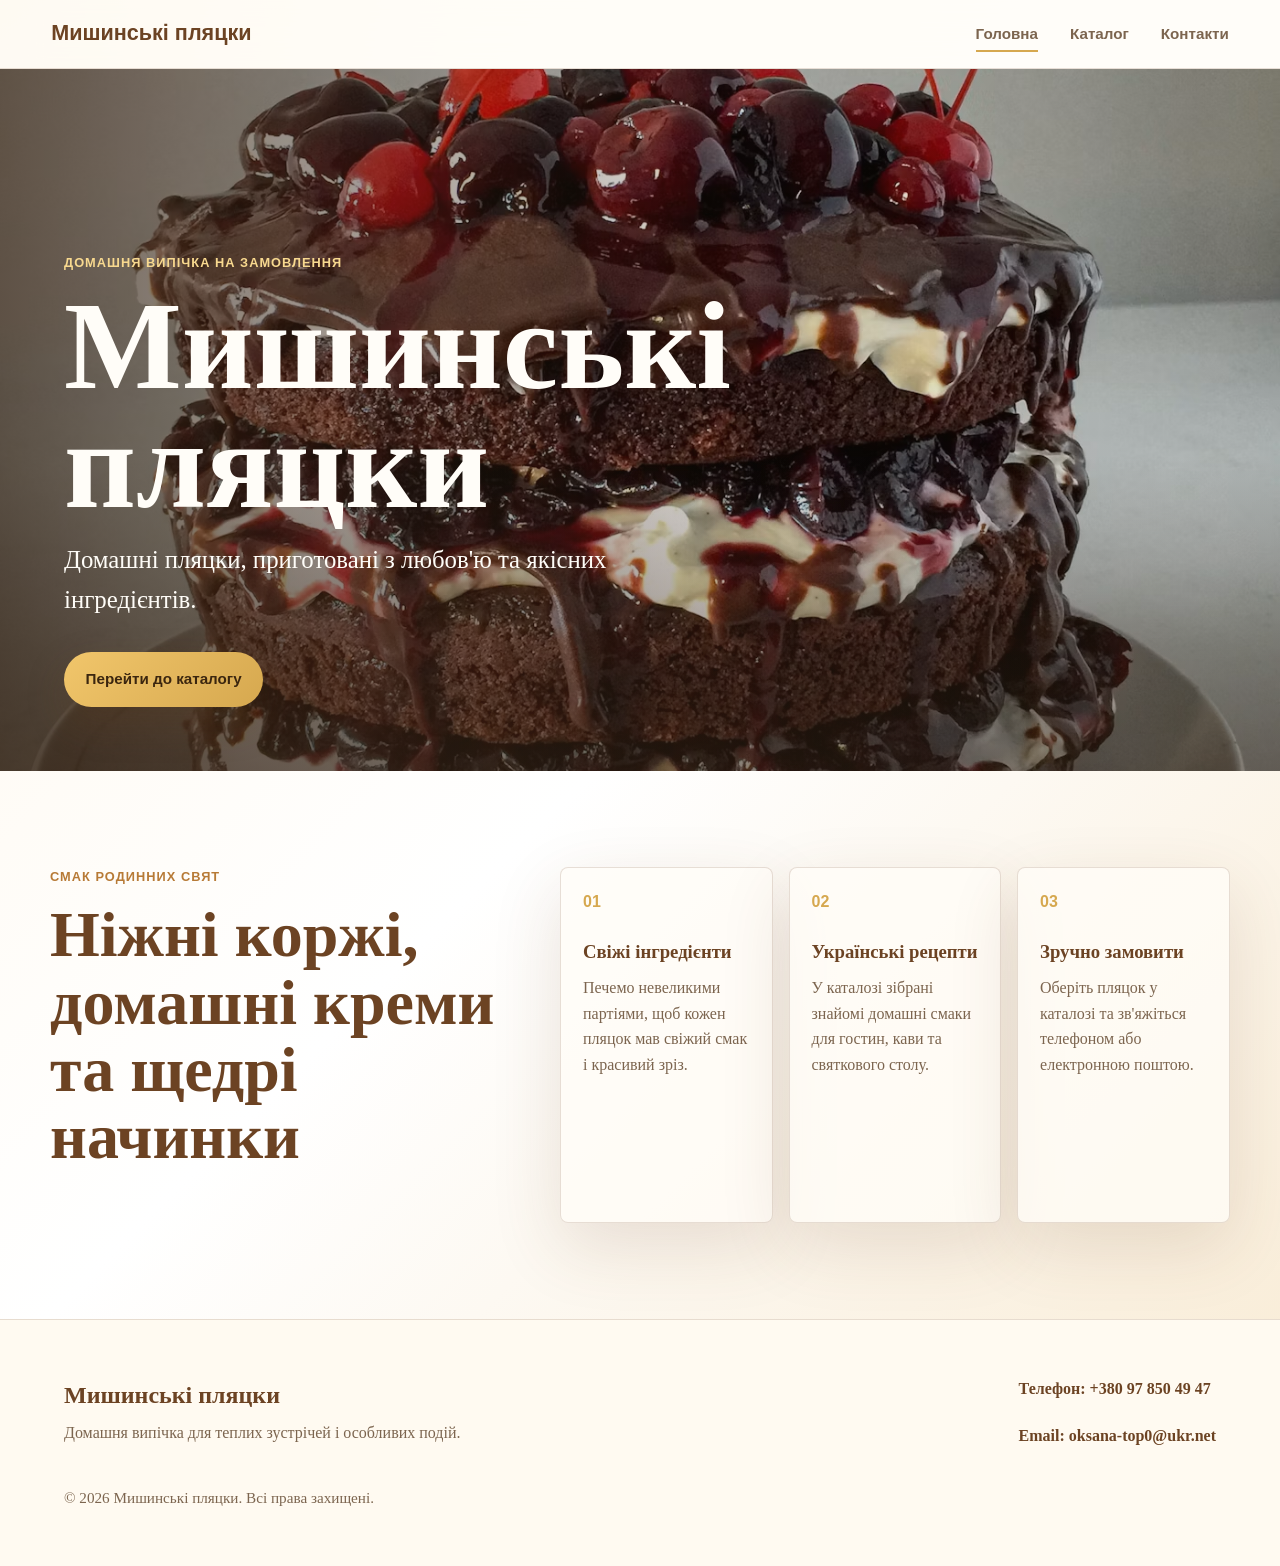
<file: index.html>
<!DOCTYPE html>
<html lang="uk"><head>
<meta http-equiv="content-type" content="text/html; charset=UTF-8">
    <meta charset="UTF-8">
    <meta name="viewport" content="width=device-width, initial-scale=1.0">
    <meta name="description" content="Мишинські пляцки - домашні пляцки, приготовані з любов'ю та якісних інгредієнтів. Замовляйте свіжу випічку для родини й свят.">
    <meta name="theme-color" content="#f7ead6">
    <meta property="og:title" content="Мишинські пляцки">
    <meta property="og:description" content="Домашні пляцки, приготовані з любов'ю та якісних інгредієнтів.">
    <meta property="og:type" content="website">
    <meta property="og:image" content="https://images.unsplash.com/photo-1606890737304-57a1ca8a5b62?auto=format&amp;fit=crop&amp;w=1200&amp;q=80">
    <title>Мишинські пляцки | Домашня випічка</title>
    <link rel="preconnect" href="https://fonts.googleapis.com/">
    <link rel="preconnect" href="https://fonts.gstatic.com/" crossorigin="">
    <link rel="stylesheet" href="styles.css">
  </head>
  <body>
    <header class="site-header">
      <a aria-label="Мишинські пляцки - головна" class="logo" href="index.html">
        Мишинські пляцки
      </a>
      <nav class="main-nav" aria-label="Головна навігація">
        <a aria-current="page" href="index.html">Головна</a>
        <a href="catalog.html">Каталог</a>
        <a href="#contacts">Контакти</a>
      </nav>
    </header>

    <main>
      <section class="hero" aria-labelledby="hero-title">
        <div class="hero__media" aria-hidden="true">
          <img src="imagestort.jpg.avif" alt="">
        </div>
        <div class="hero__content">
          <p class="eyebrow">Домашня випічка на замовлення</p>
          <h1 id="hero-title">Мишинські пляцки</h1>
          <p class="hero__text">
            Домашні пляцки, приготовані з любов'ю та якісних інгредієнтів.
          </p>
         <a class="button button--primary" href="catalog.html">Перейти до каталогу</a>
        </div>
      </section>

      <section class="intro-section" aria-label="Про випічку">
        <div class="intro-copy">
          <p class="eyebrow">Смак родинних свят</p>
          <h2>Ніжні коржі, домашні креми та щедрі начинки</h2>
        </div>
        <div class="intro-grid">
          <article>
            <span>01</span>
            <h3>Свіжі інгредієнти</h3>
            <p>Печемо невеликими партіями, щоб кожен пляцок мав свіжий смак і красивий зріз.</p>
          </article>
          <article>
            <span>02</span>
            <h3>Українські рецепти</h3>
            <p>У каталозі зібрані знайомі домашні смаки для гостин, кави та святкового столу.</p>
          </article>
          <article>
            <span>03</span>
            <h3>Зручно замовити</h3>
            <p>Оберіть пляцок у каталозі та зв'яжіться телефоном або електронною поштою.</p>
          </article>
        </div>
      </section>
    </main>

    <footer class="site-footer" id="contacts">
      <div>
        <h2>Мишинські пляцки</h2>
        <p>Домашня випічка для теплих зустрічей і особливих подій.</p>
      </div>
      <address>
        <a href="tel:+380978504947">Телефон: +380 97 850 49 47</a>
        <a href="mailto:oksana-top0@ukr.net">Email: oksana-top0@ukr.net</a>
      </address>
      <p class="copyright">© 2026 Мишинські пляцки. Всі права захищені.</p>
    </footer>
  

</body></html>
</file>
<file: styles.css>
:root {
  --cream: #fff7ea;
  --cream-deep: #f6e6cb;
  --white: #fffdf8;
  --caramel: #b77a36;
  --gold: #d6a84f;
  --brown: #6c4323;
  --ink: #342315;
  --muted: #7c654f;
  --line: rgba(108, 67, 35, 0.16);
  --shadow: 0 24px 70px rgba(108, 67, 35, 0.14);
}

* {
  box-sizing: border-box;
}

html {
  scroll-behavior: smooth;
}

body {
  margin: 0;
  background:
    radial-gradient(circle at top left, rgba(214, 168, 79, 0.19), transparent 28rem),
    linear-gradient(135deg, var(--cream), #ffffff 48%, #f8ead2);
  color: var(--ink);
  font-family: "Literata", Georgia, serif;
  line-height: 1.6;
}

img {
  display: block;
  max-width: 100%;
}

a {
  color: inherit;
  text-decoration: none;
}

.site-header {
  position: sticky;
  top: 0;
  z-index: 10;
  display: flex;
  align-items: center;
  justify-content: space-between;
  gap: 1rem;
  padding: 1rem clamp(1rem, 4vw, 4rem);
  border-bottom: 1px solid var(--line);
  background: rgba(255, 253, 248, 0.86);
  backdrop-filter: blur(18px);
}

.logo,
.button,
.main-nav {
  font-family: "Comfortaa", sans-serif;
}

.logo {
  color: var(--brown);
  font-size: clamp(1rem, 2vw, 1.35rem);
  font-weight: 700;
}

.main-nav {
  display: flex;
  align-items: center;
  gap: clamp(0.75rem, 3vw, 2rem);
  color: var(--muted);
  font-size: 0.95rem;
  font-weight: 700;
}

.main-nav a {
  position: relative;
  padding: 0.35rem 0;
}

.main-nav a::after {
  position: absolute;
  right: 0;
  bottom: 0;
  left: 0;
  height: 2px;
  background: var(--gold);
  content: "";
  transform: scaleX(0);
  transform-origin: left;
  transition: transform 180ms ease;
}

.main-nav a:hover::after,
.main-nav a[aria-current="page"]::after {
  transform: scaleX(1);
}

.hero {
  position: relative;
  min-height: 78vh;
  display: grid;
  align-items: end;
  padding: clamp(5rem, 10vw, 8rem) clamp(1rem, 5vw, 5rem) clamp(2rem, 6vw, 4rem);
  overflow: hidden;
}

.hero__media {
  position: absolute;
  inset: 0;
}

.hero__media::after {
  position: absolute;
  inset: 0;
  background:
    linear-gradient(90deg, rgba(52, 35, 21, 0.72), rgba(52, 35, 21, 0.16) 58%),
    linear-gradient(0deg, rgba(52, 35, 21, 0.5), transparent 45%);
  content: "";
}

.hero__media img {
  width: 100%;
  height: 100%;
  object-fit: cover;
}

.hero__content {
  position: relative;
  width: min(720px, 100%);
  color: var(--white);
  animation: rise-in 700ms ease both;
}

.eyebrow {
  margin: 0 0 0.9rem;
  color: var(--caramel);
  font-family: "Comfortaa", sans-serif;
  font-size: 0.8rem;
  font-weight: 700;
  letter-spacing: 0.08em;
  text-transform: uppercase;
}

.hero .eyebrow {
  color: #f8d98f;
}

h1,
h2,
h3,
p {
  margin-top: 0;
}

h1 {
  margin-bottom: 1rem;
  font-size: clamp(3.2rem, 11vw, 7.8rem);
  line-height: 0.95;
}

.hero__text {
  max-width: 620px;
  margin-bottom: 2rem;
  font-size: clamp(1.15rem, 2vw, 1.55rem);
}

.button {
  display: inline-flex;
  align-items: center;
  justify-content: center;
  min-height: 3.35rem;
  padding: 0.95rem 1.35rem;
  border: 0;
  border-radius: 999px;
  cursor: pointer;
  font-size: 0.95rem;
  font-weight: 700;
  transition:
    transform 180ms ease,
    box-shadow 180ms ease,
    background 180ms ease;
}

.button--primary {
  background: linear-gradient(135deg, #f1c66b, var(--gold));
  box-shadow: 0 16px 38px rgba(91, 55, 18, 0.25);
  color: #3b260f;
}

.button:hover,
.product-card:hover .button {
  transform: translateY(-3px);
  box-shadow: 0 18px 42px rgba(91, 55, 18, 0.28);
}

.intro-section,
.catalog-hero,
.catalog-grid {
  width: min(1180px, calc(100% - 2rem));
  margin: 0 auto;
}

.intro-section {
  display: grid;
  grid-template-columns: minmax(0, 0.8fr) minmax(0, 1.2fr);
  gap: clamp(1.5rem, 5vw, 4rem);
  padding: clamp(3rem, 8vw, 6rem) 0;
}

.intro-copy h2,
.catalog-hero h1 {
  color: var(--brown);
  font-size: clamp(2rem, 5vw, 4.4rem);
  line-height: 1.05;
}

.intro-grid {
  display: grid;
  grid-template-columns: repeat(3, minmax(0, 1fr));
  gap: 1rem;
}

.intro-grid article,
.product-card {
  border: 1px solid var(--line);
  background: rgba(255, 253, 248, 0.76);
  box-shadow: var(--shadow);
}

.intro-grid article {
  padding: 1.35rem;
  border-radius: 8px;
}

.intro-grid span {
  color: var(--gold);
  font-family: "Comfortaa", sans-serif;
  font-weight: 700;
}

.intro-grid h3 {
  margin: 1.4rem 0 0.5rem;
  color: var(--brown);
}

.intro-grid p,
.catalog-hero p,
.product-card p,
.site-footer p {
  color: var(--muted);
}

.catalog-hero {
  padding: clamp(3rem, 8vw, 6rem) 0 1.25rem;
}

.catalog-hero p {
  max-width: 680px;
  font-size: 1.08rem;
}

.catalog-grid {
  display: grid;
  grid-template-columns: repeat(4, minmax(0, 1fr));
  gap: 1.15rem;
  padding: 1rem 0 clamp(3rem, 8vw, 6rem);
}

.product-card {
  display: grid;
  overflow: hidden;
  border-radius: 8px;
  transition:
    transform 200ms ease,
    box-shadow 200ms ease;
}

.product-card:hover {
  transform: translateY(-6px);
  box-shadow: 0 30px 70px rgba(108, 67, 35, 0.2);
}

.product-card__image {
  aspect-ratio: 4 / 3;
  overflow: hidden;
}

.product-card__image img {
  width: 100%;
  height: 100%;
  object-fit: cover;
  transition: transform 400ms ease;
}

.product-card:hover img {
  transform: scale(1.06);
}

.product-card__body {
  display: grid;
  gap: 0.8rem;
  padding: 1.1rem;
}

.product-card h2 {
  margin: 0;
  color: var(--brown);
  font-size: clamp(1.25rem, 2vw, 1.55rem);
  line-height: 1.15;
}

.price {
  color: var(--caramel);
  font-family: "Comfortaa", sans-serif;
  font-weight: 700;
}

.product-card .button {
  width: 100%;
  background: var(--brown);
  color: var(--white);
}

.site-footer {
  display: grid;
  grid-template-columns: 1.1fr auto;
  gap: 1.5rem;
  padding: clamp(2rem, 5vw, 3.5rem) clamp(1rem, 5vw, 5rem);
  border-top: 1px solid var(--line);
  background: #fffaf1;
}

.site-footer h2 {
  margin-bottom: 0.35rem;
  color: var(--brown);
}

address {
  display: grid;
  gap: 0.55rem;
  color: var(--brown);
  font-style: normal;
  font-weight: 600;
}

.copyright {
  grid-column: 1 / -1;
  margin: 0;
  font-size: 0.95rem;
}

@keyframes rise-in {
  from {
    opacity: 0;
    transform: translateY(24px);
  }

  to {
    opacity: 1;
    transform: translateY(0);
  }
}

@media (max-width: 960px) {
  .intro-section,
  .site-footer {
    grid-template-columns: 1fr;
  }

  .intro-grid,
  .catalog-grid {
    grid-template-columns: repeat(2, minmax(0, 1fr));
  }
}

@media (max-width: 640px) {
  .site-header {
    align-items: flex-start;
    flex-direction: column;
  }

  .main-nav {
    width: 100%;
    justify-content: space-between;
  }

  .hero {
    min-height: 72vh;
  }

  h1 {
    font-size: clamp(3rem, 18vw, 4.8rem);
  }

  .intro-grid,
  .catalog-grid {
    grid-template-columns: 1fr;
  }

  .product-card__body {
    padding: 1rem;
  }
}
</file>
